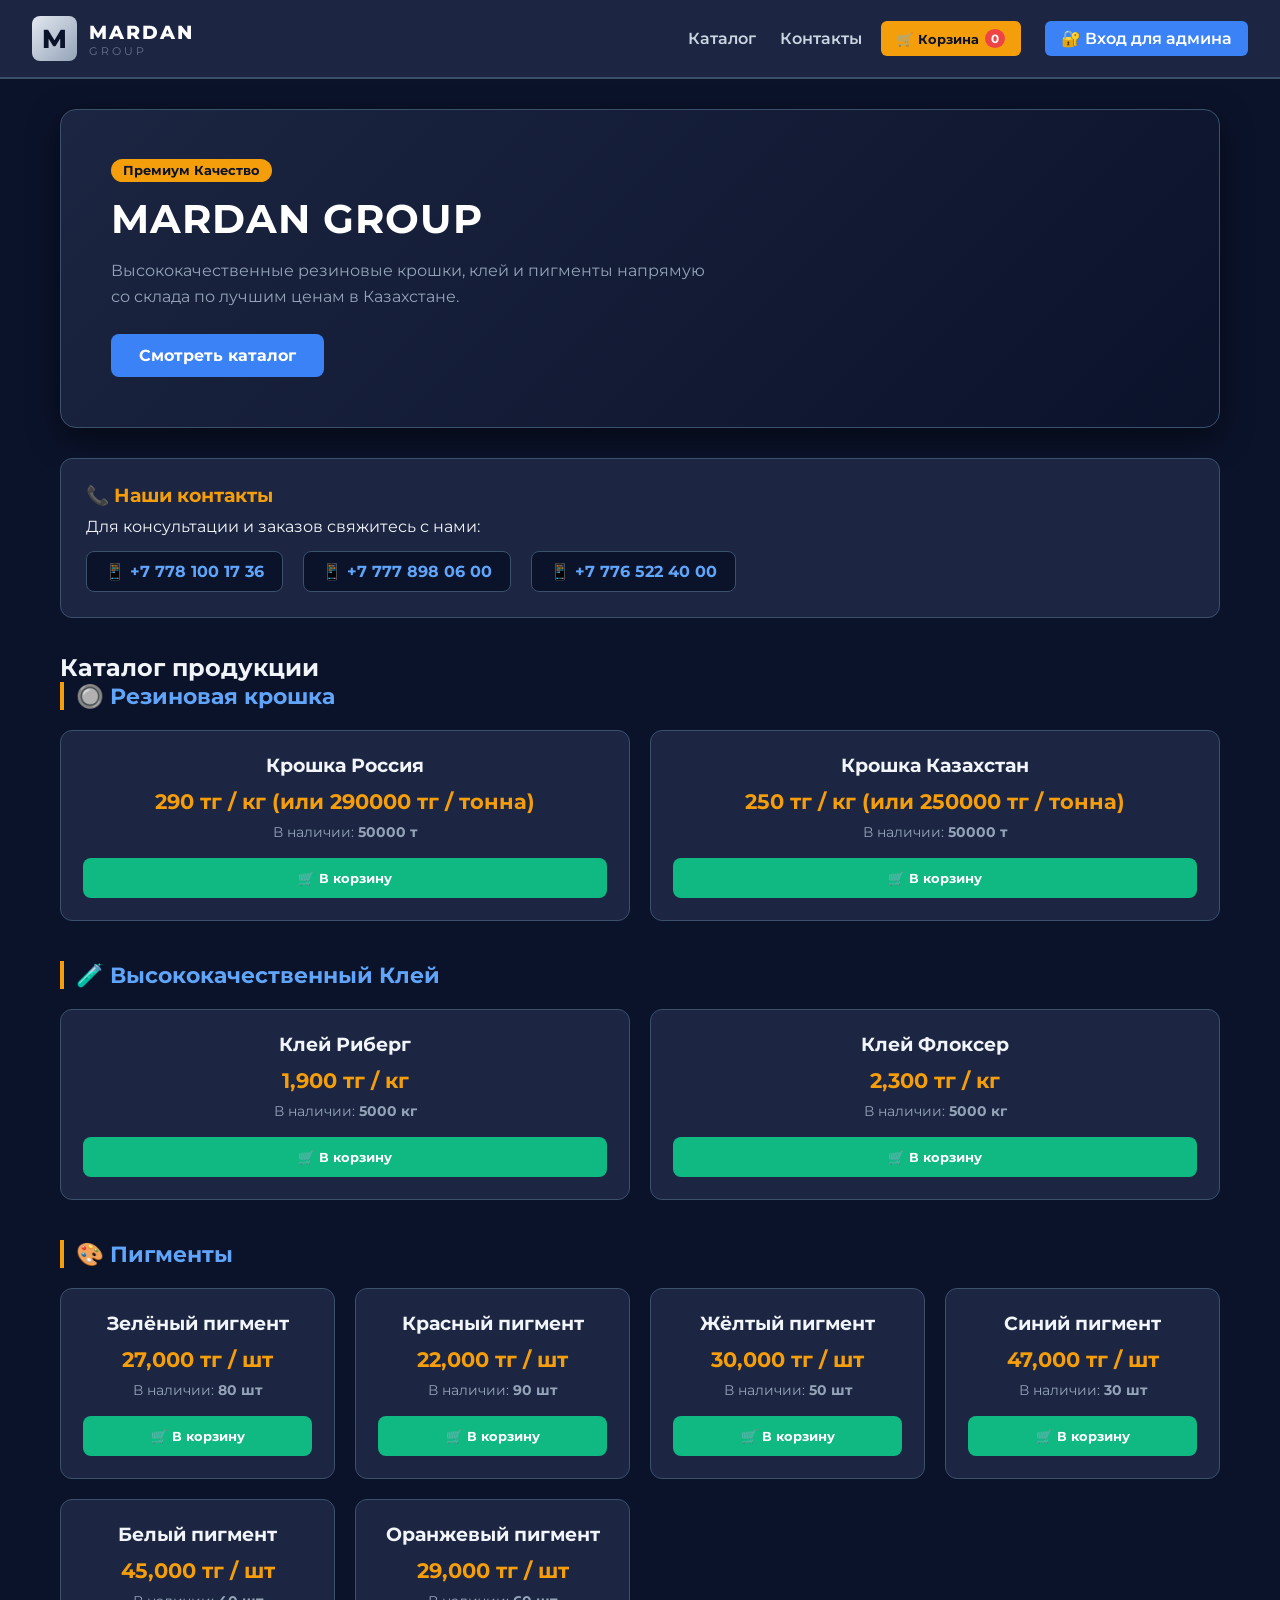
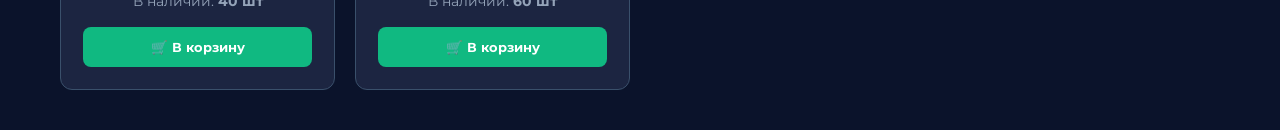
<file: index.html>
<!DOCTYPE html>
<html lang="ru">
<head>
    <meta charset="UTF-8">
    <meta name="viewport" content="width=device-width, initial-scale=1.0">
    <title>MARDAN GROUP - Резиновые покрытия и материалы</title>
    <link rel="stylesheet" href="styles.css">
    <link href="https://fonts.googleapis.com/css2?family=Montserrat:wght@400;600;700;800&display=swap" rel="stylesheet">
</head>
<body>

    <!-- Навигация -->
    <header class="navbar">
        <div class="brand">
            <div class="logo-box">
                <span class="m-logo">M</span>
            </div>
            <div class="brand-text">
                <span class="brand-title">MARDAN</span>
                <span class="brand-sub">GROUP</span>
            </div>
        </div>
        <nav>
            <a href="#catalog">Каталог</a>
            <a href="#contacts">Контакты</a>
            <button class="cart-nav-btn" onclick="openCartModal()">
                🛒 Корзина <span id="cartCountBadge" class="cart-badge">0</span>
            </button>
            <a href="admin.html" target="_blank" class="admin-btn-link">🔐 Вход для админа</a>
        </nav>
    </header>

    <div class="container">
        <!-- Главный баннер -->
        <section class="hero-banner">
            <div class="hero-content">
                <span class="badge">Премиум Качество</span>
                <h1>MARDAN GROUP</h1>
                <p>Высококачественные резиновые крошки, клей и пигменты напрямую со склада по лучшим ценам в Казахстане.</p>
                <a href="#catalog" class="cta-btn">Смотреть каталог</a>
            </div>
        </section>

        <!-- Контакты -->
        <section id="contacts" class="contacts-card">
            <h3>📞 Наши контакты</h3>
            <p>Для консультации и заказов свяжитесь с нами:</p>
            <div class="phone-list">
                <a href="tel:87781001736" class="phone-item">📱 +7 778 100 17 36</a>
                <a href="tel:87778980600" class="phone-item">📱 +7 777 898 06 00</a>
                <a href="tel:87765224000" class="phone-item">📱 +7 776 522 40 00</a>
            </div>
        </section>

        <!-- Каталог -->
        <section id="catalog" class="catalog-section">
            <h2 class="section-title">Каталог продукции</h2>
            
            <div class="category-block">
                <h3 class="category-title">🔘 Резиновая крошка</h3>
                <div class="product-grid" id="grid-kroshka"></div>
            </div>

            <div class="category-block">
                <h3 class="category-title">🧪 Высококачественный Клей</h3>
                <div class="product-grid" id="grid-kley"></div>
            </div>

            <div class="category-block">
                <h3 class="category-title">🎨 Пигменты</h3>
                <div class="product-grid" id="grid-pigment"></div>
            </div>
        </section>
    </div>

    <!-- Модальное окно КОРЗИНЫ -->
    <div id="cartModal" class="modal">
        <div class="modal-content cart-modal-content">
            <span class="close-btn" onclick="closeCartModal()">&times;</span>
            <h3>🛒 Ваша корзина</h3>
            
            <div id="cartItemsList" class="cart-items-container">
                <!-- Товары корзины динамически грузятся сюда -->
            </div>

            <div class="cart-summary-box">
                <p>Общая сумма заказа: <strong id="cartTotalPrice">0</strong> тг</p>
            </div>

            <div class="payment-instructions">
                <p class="pay-notice">⚠️ Инструкция к оплате:</p>
                <p>Переведите нужную сумму по номеру:</p>
                <div class="pay-phone-highlight">📞 87781001736</div>
                <small>(Kaspi Pay / Halyk / Перевод)</small>
            </div>

            <form id="cartCheckoutForm" onsubmit="submitCartOrder(event)">
                <label>Ваше имя и фамилия:</label>
                <input type="text" id="cartCustomerName" placeholder="Например: Арман Алиев" required>

                <button type="submit" class="submit-order-btn">Отправить заявку на перевод</button>
            </form>
        </div>
    </div>

    <script src="app.js"></script>
</body>
</html>
</file>
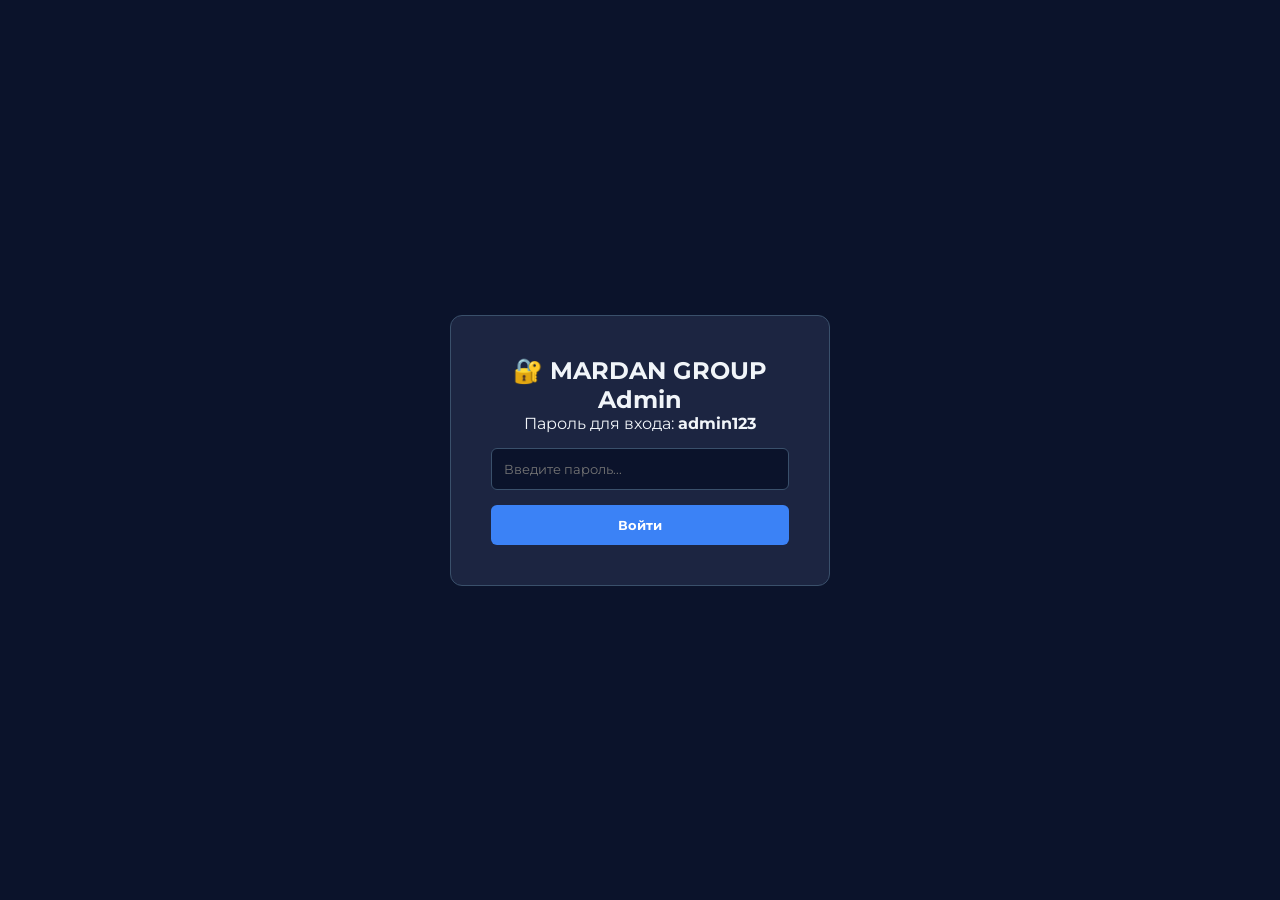
<file: admin.html>
<!DOCTYPE html>
<html lang="ru">
<head>
    <meta charset="UTF-8">
    <meta name="viewport" content="width=device-width, initial-scale=1.0">
    <title>Админ-панель - MARDAN GROUP</title>
    <link rel="stylesheet" href="styles.css">
    <link href="https://fonts.googleapis.com/css2?family=Montserrat:wght@400;600;700&display=swap" rel="stylesheet">
</head>
<body class="admin-body">

    <!-- Логин -->
    <div id="loginModal" class="login-overlay">
        <div class="login-card">
            <h2>🔐 MARDAN GROUP Admin</h2>
            <p>Пароль для входа: <strong>admin123</strong></p>
            <input type="password" id="adminPasswordInput" placeholder="Введите пароль...">
            <button onclick="checkAdminLogin()" class="btn-primary">Войти</button>
        </div>
    </div>

    <!-- Админ Дәшборд -->
    <div id="adminPanelContent" style="display: none;">
        <header class="navbar admin-navbar">
            <div class="brand">
                <span class="brand-title">MARDAN GROUP</span> (Admin)
            </div>
            <nav>
                <a href="index.html" class="back-site">← На сайт</a>
                <button onclick="adminLogout()" class="logout-btn">Выйти</button>
            </nav>
        </header>

        <div class="container">
            <!-- Статистика -->
            <div class="stats-grid">
                <div class="stat-card">
                    <h4>Подтвержденная выручка</h4>
                    <p id="totalRevenue">0 тг</p>
                </div>
                <div class="stat-card top-sell">
                    <h4>🔥 Топ продаж</h4>
                    <p id="topProduct">-</p>
                </div>
                <div class="stat-card low-sell">
                    <h4>📉 Меньше всего продано</h4>
                    <p id="leastProduct">-</p>
                </div>
            </div>

            <!-- Yangi Material Qo'shish Bo'limi -->
            <div class="card add-product-card">
                <h3>➕ Добавить новый товар / материал на склад</h3>
                <form id="addProductForm" onsubmit="addNewProduct(event)" class="add-product-form">
                    <div class="form-group">
                        <label>Категория:</label>
                        <select id="newCategory" required>
                            <option value="kroshka">Крошка</option>
                            <option value="kley">Клей</option>
                            <option value="pigment">Пигмент</option>
                        </select>
                    </div>

                    <div class="form-group">
                        <label>Название товара:</label>
                        <input type="text" id="newName" placeholder="Например: Крошка Импорт" required>
                    </div>

                    <div class="form-group">
                        <label>Цена (тг):</label>
                        <input type="number" id="newPrice" placeholder="Например: 350" required>
                    </div>

                    <div class="form-group">
                        <label>Количество:</label>
                        <input type="number" id="newStock" placeholder="Например: 1000" required>
                    </div>

                    <div class="form-group">
                        <label>Ед. измерения:</label>
                        <select id="newUnit" required>
                            <option value="кг">кг</option>
                            <option value="шт">шт</option>
                            <option value="м²">м²</option>
                        </select>
                    </div>

                    <button type="submit" class="btn-add-product">Добавить в каталог</button>
                </form>
            </div>

            <!-- Поиск и Фильтр -->
            <div class="card search-card">
                <h3>🔍 Поиск заказов</h3>
                <div class="search-box">
                    <input type="text" id="searchInput" onkeyup="filterSales()" placeholder="Поиск по имени клиента или дате (напр: 2026-10-22 или Арман)...">
                </div>
            </div>

            <!-- Заказы / Заявки -->
            <div class="card">
                <h3>📑 Список заказов и переводов</h3>
                <table>
                    <thead>
                        <tr>
                            <th>Дата и время</th>
                            <th>Имя клиента</th>
                            <th>Товар</th>
                            <th>Кол-во</th>
                            <th>Сумма</th>
                            <th>Статус перевода</th>
                            <th>Действие (Админ)</th>
                        </tr>
                    </thead>
                    <tbody id="salesTableBody"></tbody>
                </table>
            </div>

            <!-- Склад -->
            <div class="card">
                <h3>📦 Остатки материалов на складе</h3>
                <table>
                    <thead>
                        <tr>
                            <th>Категория</th>
                            <th>Наименование</th>
                            <th>Цена</th>
                            <th>Остаток</th>
                            <th>Удалить</th>
                        </tr>
                    </thead>
                    <tbody id="stockTableBody"></tbody>
                </table>
            </div>
        </div>
    </div>

    <script src="admin.js"></script>
</body>
</html>
</file>
<file: styles.css>
* {
    box-sizing: border-box;
    margin: 0;
    padding: 0;
    font-family: 'Montserrat', sans-serif;
}

body {
    background-color: #0b132b;
    color: #f1f5f9;
}

/* Navbar */
.navbar {
    background: #1c2541;
    border-bottom: 2px solid #3a506b;
    padding: 1rem 2rem;
    display: flex;
    justify-content: space-between;
    align-items: center;
}

.brand {
    display: flex;
    align-items: center;
    gap: 12px;
}

.logo-box {
    width: 45px;
    height: 45px;
    background: linear-gradient(135deg, #e2e8f0 0%, #94a3b8 100%);
    border-radius: 8px;
    display: flex;
    justify-content: center;
    align-items: center;
}

.m-logo {
    color: #0b132b;
    font-weight: 800;
    font-size: 1.6rem;
}

.brand-text {
    display: flex;
    flex-direction: column;
}

.brand-title {
    font-weight: 800;
    font-size: 1.2rem;
    letter-spacing: 2px;
    color: #ffffff;
}

.brand-sub {
    font-size: 0.7rem;
    letter-spacing: 3px;
    color: #64748b;
}

.navbar nav a {
    color: #cbd5e1;
    text-decoration: none;
    margin-left: 20px;
    font-weight: 600;
}

.admin-btn-link {
    background: #3b82f6;
    padding: 8px 16px;
    border-radius: 6px;
    color: white !important;
}

.container {
    max-width: 1200px;
    margin: 30px auto;
    padding: 0 20px;
}

/* Hero Banner */
.hero-banner {
    background: linear-gradient(135deg, #1c2541 0%, #0b132b 100%);
    border: 1px solid #3a506b;
    padding: 50px;
    border-radius: 16px;
    margin-bottom: 30px;
    box-shadow: 0 10px 30px rgba(0,0,0,0.5);
}

.badge {
    background: #f59e0b;
    color: #0b132b;
    padding: 4px 12px;
    border-radius: 20px;
    font-size: 0.8rem;
    font-weight: 700;
}

.hero-banner h1 {
    font-size: 2.5rem;
    margin: 15px 0;
    color: #ffffff;
    letter-spacing: 1px;
}

.hero-banner p {
    color: #94a3b8;
    max-width: 600px;
    margin-bottom: 25px;
    line-height: 1.6;
}

.cta-btn {
    display: inline-block;
    background: #3b82f6;
    color: white;
    padding: 12px 28px;
    border-radius: 8px;
    text-decoration: none;
    font-weight: 700;
}

/* Contacts Card */
.contacts-card {
    background: #1c2541;
    border: 1px solid #3a506b;
    padding: 25px;
    border-radius: 12px;
    margin-bottom: 35px;
}

.contacts-card h3 {
    margin-bottom: 10px;
    color: #f59e0b;
}

.phone-list {
    display: flex;
    gap: 20px;
    flex-wrap: wrap;
    margin-top: 15px;
}

.phone-item {
    background: #0b132b;
    border: 1px solid #3a506b;
    color: #60a5fa;
    padding: 10px 18px;
    border-radius: 8px;
    text-decoration: none;
    font-weight: 700;
}

/* Catalog */
.category-block {
    margin-bottom: 40px;
}

.category-title {
    font-size: 1.4rem;
    margin-bottom: 20px;
    color: #60a5fa;
    border-left: 4px solid #f59e0b;
    padding-left: 12px;
}

.product-grid {
    display: grid;
    grid-template-columns: repeat(auto-fit, minmax(260px, 1fr));
    gap: 20px;
}

.product-card {
    background: #1c2541;
    border: 1px solid #3a506b;
    border-radius: 12px;
    padding: 22px;
    text-align: center;
    transition: transform 0.2s, border-color 0.2s;
}

.product-card:hover {
    transform: translateY(-4px);
    border-color: #60a5fa;
}

.product-card h4 {
    font-size: 1.2rem;
    margin-bottom: 12px;
}

.price {
    font-size: 1.3rem;
    font-weight: 700;
    color: #f59e0b;
    margin-bottom: 10px;
}

.stock-info {
    font-size: 0.85rem;
    color: #94a3b8;
    margin-bottom: 18px;
}

.buy-btn {
    background: #10b981;
    color: white;
    border: none;
    padding: 12px;
    width: 100%;
    border-radius: 8px;
    font-weight: 700;
    cursor: pointer;
}

.buy-btn:hover { background: #059669; }

/* Modal */
.modal {
    display: none;
    position: fixed;
    top: 0; left: 0; width: 100%; height: 100%;
    background: rgba(0,0,0,0.8);
    justify-content: center;
    align-items: center;
    z-index: 99;
}

.modal-content {
    background: #1c2541;
    border: 1px solid #3a506b;
    padding: 30px;
    border-radius: 14px;
    width: 440px;
    position: relative;
}

.close-btn {
    position: absolute;
    right: 20px; top: 15px;
    font-size: 24px;
    cursor: pointer;
    color: #94a3b8;
}

.pay-notice {
    color: #f59e0b;
    font-weight: 700;
}

.pay-phone-highlight {
    font-size: 1.5rem;
    font-weight: 800;
    color: #60a5fa;
    margin: 8px 0;
}

.modal input {
    width: 100%;
    padding: 12px;
    margin: 8px 0 16px 0;
    background: #0b132b;
    border: 1px solid #3a506b;
    color: white;
    border-radius: 8px;
}

.total-price-box {
    font-size: 1.2rem;
    font-weight: 700;
    color: #f59e0b;
    margin-bottom: 20px;
}

.submit-order-btn {
    background: #3b82f6;
    color: white;
    border: none;
    padding: 14px;
    width: 100%;
    border-radius: 8px;
    font-weight: 700;
    cursor: pointer;
}

/* Admin Specific */
.admin-body { background-color: #0b132b; }
.card { background: #1c2541; border: 1px solid #3a506b; padding: 25px; border-radius: 12px; margin-bottom: 25px; }
.stats-grid { display: grid; grid-template-columns: repeat(auto-fit, minmax(280px, 1fr)); gap: 20px; margin-bottom: 25px; }
.stat-card { background: #1c2541; border: 1px solid #3a506b; border-left: 5px solid #3b82f6; padding: 20px; border-radius: 10px; }
.stat-card p { font-size: 1.3rem; font-weight: bold; margin-top: 8px; color: #f59e0b; }

table { width: 100%; border-collapse: collapse; margin-top: 15px; }
table th, table td { border: 1px solid #3a506b; padding: 12px; text-align: left; }
table th { background: #0b132b; color: #94a3b8; }

.search-box input { width: 100%; padding: 12px; background: #0b132b; border: 1px solid #3a506b; color: white; border-radius: 8px; }

.btn-approve { background: #10b981; color: white; border: none; padding: 6px 12px; border-radius: 6px; cursor: pointer; font-weight: bold; margin-right: 5px; }
.btn-reject { background: #ef4444; color: white; border: none; padding: 6px 12px; border-radius: 6px; cursor: pointer; font-weight: bold; }

.status-pending { color: #f59e0b; font-weight: bold; }
.status-approved { color: #10b981; font-weight: bold; }
.status-rejected { color: #ef4444; font-weight: bold; }

.login-overlay { position: fixed; top: 0; left: 0; width: 100%; height: 100%; background: #0b132b; display: flex; justify-content: center; align-items: center; z-index: 100; }
.login-card { background: #1c2541; border: 1px solid #3a506b; padding: 40px; border-radius: 12px; width: 380px; text-align: center; }
.login-card input { width: 100%; padding: 12px; margin: 15px 0; background: #0b132b; border: 1px solid #3a506b; color: white; border-radius: 6px; }
.btn-primary { background: #3b82f6; color: white; border: none; padding: 12px; width: 100%; border-radius: 6px; font-weight: bold; cursor: pointer; }
.logout-btn { background: #ef4444; color: white; border: none; padding: 8px 14px; border-radius: 6px; cursor: pointer; font-weight: bold; }
.back-site { color: #94a3b8; text-decoration: none; margin-right: 15px; }

/* Add Product Form */
.add-product-card {
    background: #1c2541;
    border: 1px solid #3a506b;
}

.add-product-form {
    display: flex;
    gap: 15px;
    flex-wrap: wrap;
    margin-top: 15px;
    align-items: flex-end;
}

.add-product-form .form-group {
    display: flex;
    flex-direction: column;
    flex: 1;
    min-width: 150px;
}

.add-product-form label {
    font-size: 0.85rem;
    color: #94a3b8;
    margin-bottom: 5px;
}

.add-product-form input, .add-product-form select {
    padding: 10px;
    background: #0b132b;
    border: 1px solid #3a506b;
    color: white;
    border-radius: 8px;
    font-size: 0.95rem;
}

.btn-add-product {
    background: #10b981;
    color: white;
    border: none;
    padding: 12px 20px;
    border-radius: 8px;
    font-weight: 700;
    cursor: pointer;
    height: 42px;
}

.btn-add-product:hover {
    background: #059669;
}

.btn-delete {
    background: #ef4444;
    color: white;
    border: none;
    padding: 5px 10px;
    border-radius: 6px;
    cursor: pointer;
    font-size: 0.8rem;
}

/* Cart Badge & Button */
.cart-nav-btn {
    background: #f59e0b;
    color: #0b132b;
    border: none;
    padding: 8px 16px;
    border-radius: 6px;
    font-weight: 700;
    cursor: pointer;
    margin-left: 15px;
    display: inline-flex;
    align-items: center;
    gap: 6px;
}

.cart-badge {
    background: #ef4444;
    color: white;
    font-size: 0.75rem;
    padding: 2px 6px;
    border-radius: 50%;
}

/* Cart Modal Items */
.cart-modal-content {
    width: 520px;
    max-width: 95%;
}

.cart-items-container {
    max-height: 250px;
    overflow-y: auto;
    margin: 15px 0;
    border: 1px solid #3a506b;
    border-radius: 8px;
    padding: 10px;
    background: #0b132b;
}

.cart-item-row {
    display: flex;
    justify-content: space-between;
    align-items: center;
    padding: 10px;
    border-bottom: 1px solid #1c2541;
}

.cart-item-row:last-child {
    border-bottom: none;
}

.cart-item-info h5 {
    font-size: 0.95rem;
    color: #ffffff;
}

.cart-item-info span {
    font-size: 0.8rem;
    color: #94a3b8;
}

.cart-item-qty {
    display: flex;
    align-items: center;
    gap: 8px;
}

.qty-btn {
    background: #3a506b;
    color: white;
    border: none;
    width: 26px;
    height: 26px;
    border-radius: 4px;
    cursor: pointer;
    font-weight: bold;
}

.btn-remove-item {
    background: #ef4444;
    color: white;
    border: none;
    padding: 4px 8px;
    border-radius: 4px;
    cursor: pointer;
    font-size: 0.8rem;
    margin-left: 10px;
}

.cart-summary-box {
    background: #0b132b;
    border: 1px solid #3a506b;
    padding: 12px;
    border-radius: 8px;
    margin-bottom: 15px;
    text-align: right;
    font-size: 1.1rem;
}

.cart-summary-box strong {
    color: #f59e0b;
}

/* Жесткое исправление мобильного меню друг под другом */
@media (max-width: 768px) {
    .navbar {
        flex-direction: column !important;
        align-items: center !important;
        padding: 15px 10px !important;
        gap: 12px !important;
    }

    .brand {
        width: 100% !important;
        justify-content: center !important;
        text-align: center !important;
    }

    .navbar nav {
        display: flex !important;
        flex-direction: column !important;
        align-items: center !important;
        width: 100% !important;
        gap: 8px !important;
        margin-top: 5px !important;
    }

    .navbar nav a,
    .cart-nav-btn,
    .admin-btn-link {
        display: block !important;
        width: 85% !important;
        max-width: 250px !important;
        margin: 4px auto !important;
        text-align: center !important;
        box-sizing: border-box !important;
        padding: 10px !important;
    }

    /* Hero Banner */
    .hero-banner {
        padding: 25px 15px;
    }

    .hero-banner h1 {
        font-size: 1.8rem;
    }

    /* Admin jadvali uchun gorizontal skroll */
    .card {
        padding: 10px !important;
        overflow-x: auto !important;
        -webkit-overflow-scrolling: touch;
    }

    table {
        width: 100% !important;
        min-width: 550px !important;
        font-size: 0.8rem !important;
    }

    table th, table td {
        padding: 6px 4px !important;
        white-space: nowrap;
    }

    table input[type="number"] {
        width: 55px !important;
        padding: 3px !important;
        font-size: 0.75rem !important;
    }

    .btn-approve, .btn-reject, .btn-delete {
        padding: 4px 6px !important;
        font-size: 0.7rem !important;
    }
}
</file>
